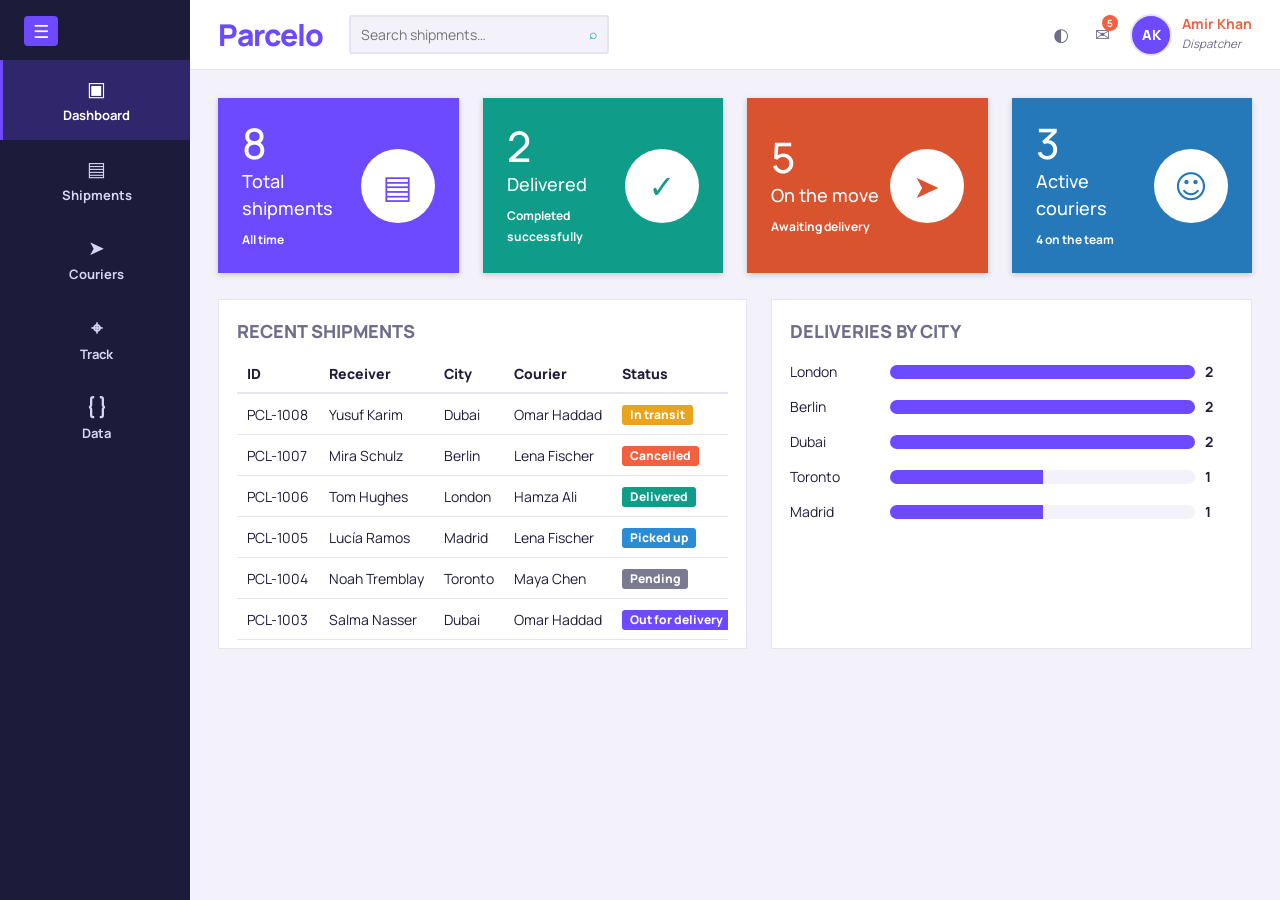
<file: index.html>
<!DOCTYPE html>
<html lang="en">
<head>
<meta charset="utf-8">
<meta name="viewport" content="width=device-width, initial-scale=1, viewport-fit=cover">
<title>Parcelo – Courier management</title>
<link rel="preconnect" href="https://fonts.googleapis.com">
<link href="https://fonts.googleapis.com/css2?family=Manrope:wght@400;500;700;800&display=swap" rel="stylesheet">
<link rel="stylesheet" href="style.css">
</head>
<body>
<div class="app">
<aside id="side"><button class="burger" id="burger" aria-label="Menu">☰</button><nav id="nav"></nav></aside>
<div>
<header>
<button class="ico mb" id="mb" aria-label="Open menu">☰</button>
<span class="logo">Parcelo</span>
<label class="search"><input id="q" placeholder="Search shipments…" aria-label="Search shipments"><span>⌕</span></label>
<span class="sp"></span>
<button class="ico" id="theme" aria-label="Toggle theme">◐</button>
<span class="ico" title="Active shipments">✉<b id="bA">0</b></span>
<div class="me"><div class="av">AK</div><div><strong>Amir Khan</strong><small>Dispatcher</small></div></div>
</header>
<main id="view"></main>
</div>
</div>

<dialog id="dlg">
<h2 style="margin:0 0 6px">New shipment</h2>
<label for="fS">Sender</label><input id="fS">
<label for="fR">Receiver</label><input id="fR">
<label for="fC">Destination city</label><input id="fC">
<label for="fK">Courier</label><select id="fK"></select>
<div style="display:flex;gap:10px;justify-content:flex-end;margin-top:18px">
<button class="btn alt" id="fX">Cancel</button><button class="btn" id="fOk">Create shipment</button></div>
</dialog>
<div class="toast" id="toast"></div>

<script type="application/json" id="seed">
{"couriers":[
{"id":"C1","name":"Hamza Ali","zone":"North","phone":"+44 20 5550 101","active":true},
{"id":"C2","name":"Lena Fischer","zone":"Central","phone":"+49 30 5550 102","active":true},
{"id":"C3","name":"Omar Haddad","zone":"Gulf","phone":"+971 4 555 0103","active":true},
{"id":"C4","name":"Maya Chen","zone":"West","phone":"+1 416 555 0104","active":false}],
"shipments":[
{"id":"PCL-1001","sender":"Northwind Books","receiver":"Ella Moore","city":"London","courier":"C1","status":"Delivered","created":"2026-10-10","history":[["Pending","2026-10-10"],["Picked up","2026-10-10"],["In transit","2026-10-11"],["Delivered","2026-10-12"]]},
{"id":"PCL-1002","sender":"Brightside Tech","receiver":"Jonas Weber","city":"Berlin","courier":"C2","status":"In transit","created":"2026-10-14","history":[["Pending","2026-10-14"],["Picked up","2026-10-15"],["In transit","2026-10-16"]]},
{"id":"PCL-1003","sender":"Desert Rose Co.","receiver":"Salma Nasser","city":"Dubai","courier":"C3","status":"Out for delivery","created":"2026-10-15","history":[["Pending","2026-10-15"],["Picked up","2026-10-15"],["In transit","2026-10-16"],["Out for delivery","2026-10-18"]]},
{"id":"PCL-1004","sender":"Maple Goods","receiver":"Noah Tremblay","city":"Toronto","courier":"C4","status":"Pending","created":"2026-10-17","history":[["Pending","2026-10-17"]]},
{"id":"PCL-1005","sender":"Casa Verde","receiver":"Lucía Ramos","city":"Madrid","courier":"C2","status":"Picked up","created":"2026-10-17","history":[["Pending","2026-10-17"],["Picked up","2026-10-18"]]},
{"id":"PCL-1006","sender":"Northwind Books","receiver":"Tom Hughes","city":"London","courier":"C1","status":"Delivered","created":"2026-10-08","history":[["Pending","2026-10-08"],["Picked up","2026-10-08"],["In transit","2026-10-09"],["Delivered","2026-10-10"]]},
{"id":"PCL-1007","sender":"Brightside Tech","receiver":"Mira Schulz","city":"Berlin","courier":"C2","status":"Cancelled","created":"2026-10-12","history":[["Pending","2026-10-12"],["Cancelled","2026-10-13"]]},
{"id":"PCL-1008","sender":"Desert Rose Co.","receiver":"Yusuf Karim","city":"Dubai","courier":"C3","status":"In transit","created":"2026-10-16","history":[["Pending","2026-10-16"],["Picked up","2026-10-16"],["In transit","2026-10-17"]]}]}
</script>

<script src="app.js"></script>
</body>
</html>
</file>
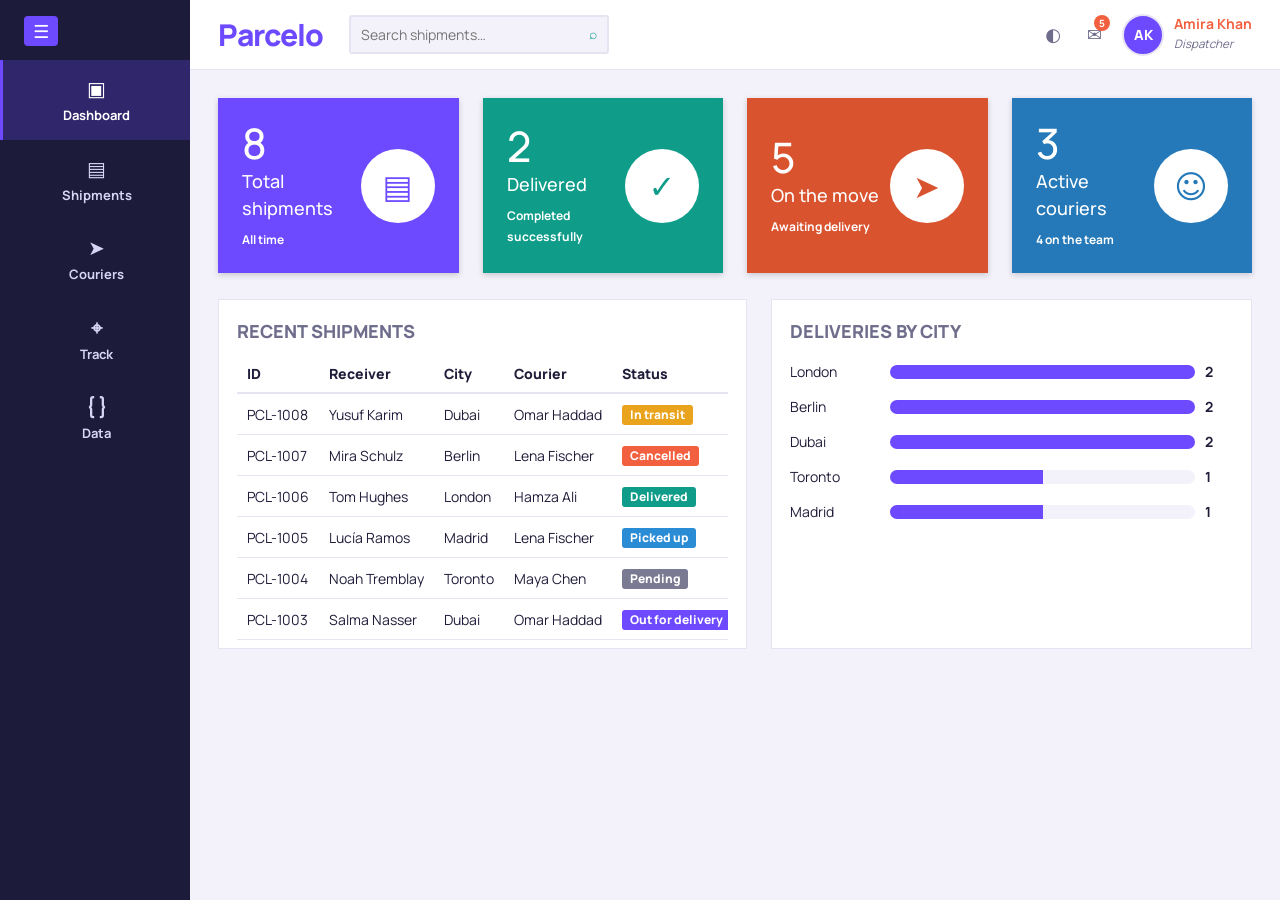
<file: courier-system.html>
<!DOCTYPE html>
<html lang="en">
<head>
<meta charset="utf-8">
<meta name="viewport" content="width=device-width, initial-scale=1, viewport-fit=cover">
<title>Parcelo – Courier management</title>
<link rel="preconnect" href="https://fonts.googleapis.com">
<link href="https://fonts.googleapis.com/css2?family=Manrope:wght@400;500;700;800&display=swap" rel="stylesheet">
<style>
:root{--bg:#f3f2fb;--card:#fff;--text:#1f1d3a;--muted:#6f6d8c;--line:#e6e4f3;--side:#1c1b3a;--violet:#6d4aff;--teal:#0f9d8a;--coral:#f2603f;--amber:#e9a31c;--sky:#2b8cd6;--grey:#7b7a93;
box-sizing:border-box;padding-top:env(safe-area-inset-top,0px);padding-bottom:env(safe-area-inset-bottom,0px);color-scheme:light}
@media (prefers-color-scheme:dark){:root:not([data-theme="light"]){--bg:#13122a;--card:#1e1d3d;--text:#ecebff;--muted:#a3a1c4;--line:#323060;--side:#0c0b1d;color-scheme:dark}}
:root[data-theme="dark"]{--bg:#13122a;--card:#1e1d3d;--text:#ecebff;--muted:#a3a1c4;--line:#323060;--side:#0c0b1d;color-scheme:dark}
html{height:100%;scroll-padding-top:env(safe-area-inset-top,0px)}
*{box-sizing:border-box}
body{margin:0;min-height:100%;background:var(--bg);color:var(--text);font:14px/1.5 Manrope,system-ui,-apple-system,"Segoe UI",sans-serif}
button,input,select,textarea{font:inherit;color:inherit}
.app{display:grid;grid-template-columns:190px 1fr;min-height:100vh}
aside{background:var(--side);color:#fff;padding:16px 0;position:sticky;top:0;height:100vh;overflow:auto}
.burger{display:block;margin:0 0 14px 24px;width:34px;height:30px;border:0;border-radius:4px;background:var(--violet);color:#fff;font-size:18px;cursor:pointer}
nav button{display:flex;flex-direction:column;align-items:center;gap:2px;width:100%;padding:14px 8px;background:none;border:0;border-left:3px solid transparent;color:#d7d5f2;font-weight:700;font-size:13px;cursor:pointer}
nav button i{font-style:normal;font-size:20px}
nav button:hover{background:rgba(255,255,255,.06)}
nav button.on{background:rgba(109,74,255,.25);border-left-color:var(--violet);color:#fff}
nav button:focus-visible,.btn:focus-visible,input:focus-visible,select:focus-visible,textarea:focus-visible{outline:2px solid var(--violet);outline-offset:2px}
header{background:var(--card);border-bottom:1px solid var(--line);display:flex;align-items:center;gap:20px;padding:12px 28px;position:sticky;top:0;z-index:5}
.logo{font-size:30px;font-weight:800;color:var(--violet);letter-spacing:-1px;margin-right:6px}
.search{display:flex;border:2px solid var(--line);border-radius:3px;background:var(--bg);flex:0 1 260px}
.search input{border:0;background:none;padding:7px 10px;width:100%;min-width:0}
.search span{padding:6px 10px;color:var(--teal)}
.sp{flex:1}
.ico{position:relative;font-size:18px;color:var(--muted);background:none;border:0;cursor:pointer}
.ico b{position:absolute;top:-6px;right:-8px;background:var(--coral);color:#fff;border-radius:50%;font-size:10px;width:16px;height:16px;display:grid;place-items:center}
.me{display:flex;align-items:center;gap:10px}
.av{width:42px;height:42px;border-radius:50%;background:var(--violet);color:#fff;display:grid;place-items:center;font-weight:800;border:2px solid var(--line)}
.me strong{color:var(--coral);display:block;line-height:1.2}
.me small{color:var(--muted);font-style:italic}
main{padding:28px;min-width:0}
.stats{display:grid;grid-template-columns:repeat(auto-fit,minmax(200px,1fr));gap:24px;margin-bottom:26px}
.stat{color:#fff;padding:24px;display:flex;justify-content:space-between;align-items:center;box-shadow:0 2px 6px rgba(0,0,0,.18)}
.stat .n{font-size:42px;font-weight:500;line-height:1}
.stat h3{margin:4px 0 6px;font-size:18px;font-weight:500}
.stat small{font-size:12px;font-weight:700}
.stat .c{width:74px;height:74px;border-radius:50%;background:#fff;display:grid;place-items:center;font-size:32px;flex:none}
.grid2{display:grid;grid-template-columns:1.1fr 1fr;gap:24px}
.panel{background:var(--card);border:1px solid var(--line);padding:18px 18px 8px;min-width:0}
.panel h2{margin:0 0 10px;font-size:18px;text-transform:uppercase;color:var(--muted);font-weight:800}
.wrap{overflow-x:auto}
table{width:100%;border-collapse:collapse;white-space:nowrap}
th{text-align:left;padding:8px 10px;border-bottom:2px solid var(--line);font-weight:800}
td{padding:9px 10px;border-bottom:1px solid var(--line)}
.badge{display:inline-block;padding:1px 8px;border-radius:3px;color:#fff;font-size:12px;font-weight:800}
.pill{display:inline-block;min-width:44px;text-align:center;padding:1px 8px;border-radius:10px;background:var(--grey);color:#fff;font-size:12px;font-weight:800}
.s-Pending{background:var(--grey)}.s-Picked-up{background:var(--sky)}.s-In-transit{background:var(--amber)}.s-Out-for-delivery{background:var(--violet)}.s-Delivered{background:var(--teal)}.s-Cancelled{background:var(--coral)}
.bar{display:grid;grid-template-columns:90px 1fr 28px;gap:10px;align-items:center;margin:0 0 14px}
.bar div{height:14px;background:var(--bg);border-radius:7px;overflow:hidden}
.bar i{display:block;height:100%;background:var(--violet)}
.tools{display:flex;gap:10px;flex-wrap:wrap;margin-bottom:16px}
.btn{border:0;border-radius:3px;padding:8px 14px;background:var(--violet);color:#fff;font-weight:700;cursor:pointer}
.btn.alt{background:var(--card);color:var(--text);border:1px solid var(--line)}
.btn.del{background:none;color:var(--coral);padding:2px 8px}
input,select,textarea{background:var(--bg);border:1px solid var(--line);border-radius:3px;padding:8px 10px}
td select{padding:3px 6px}
.cour{display:grid;grid-template-columns:repeat(auto-fill,minmax(230px,1fr));gap:20px}
.cc{background:var(--card);border:1px solid var(--line);padding:18px;border-top:4px solid var(--teal)}
.cc.off{border-top-color:var(--grey);opacity:.75}
.cc h3{margin:0}.cc p{margin:2px 0 10px;color:var(--muted)}
.tl{list-style:none;margin:16px 0 10px;padding:0 0 0 18px;border-left:3px solid var(--line)}
.tl li{position:relative;padding:0 0 16px 14px}
.tl li:before{content:"";position:absolute;left:-26px;top:4px;width:11px;height:11px;border-radius:50%;background:var(--violet)}
.tl small{color:var(--muted);display:block}
dialog{border:0;border-radius:4px;padding:22px;width:min(420px,92vw);background:var(--card);color:var(--text)}
dialog::backdrop{background:rgba(10,9,30,.55)}
dialog label{display:block;font-weight:700;margin:10px 0 3px}
dialog input,dialog select{width:100%}
textarea{width:100%;height:300px;font:12px/1.4 ui-monospace,Menlo,monospace}
.empty{padding:26px;text-align:center;color:var(--muted)}
.toast{position:fixed;bottom:calc(20px + env(safe-area-inset-bottom,0px));left:50%;transform:translateX(-50%);background:var(--side);color:#fff;padding:9px 18px;border-radius:4px;opacity:0;transition:opacity .2s;pointer-events:none;z-index:20}
.toast.show{opacity:1}
@media (max-width:860px){
.app{grid-template-columns:1fr}
aside{position:fixed;left:0;top:0;width:190px;z-index:30;transform:translateX(-100%);transition:transform .2s;padding-top:calc(16px + env(safe-area-inset-top,0px))}
aside.open{transform:none}
.grid2{grid-template-columns:1fr}
header{padding:10px 14px;gap:12px}.search{flex:1}.me div,.logo{display:none}
main{padding:16px}
}
@media (min-width:861px){.mb{display:none}}
@media (prefers-reduced-motion:reduce){*{transition:none!important}}
</style>
</head>
<body>
<div class="app">
<aside id="side"><button class="burger" id="burger" aria-label="Menu">☰</button><nav id="nav"></nav></aside>
<div>
<header>
<button class="ico mb" id="mb" aria-label="Open menu">☰</button>
<span class="logo">Parcelo</span>
<label class="search"><input id="q" placeholder="Search shipments…" aria-label="Search shipments"><span>⌕</span></label>
<span class="sp"></span>
<button class="ico" id="theme" aria-label="Toggle theme">◐</button>
<span class="ico" title="Active shipments">✉<b id="bA">0</b></span>
<div class="me"><div class="av">AK</div><div><strong>Amira Khan</strong><small>Dispatcher</small></div></div>
</header>
<main id="view"></main>
</div>
</div>

<dialog id="dlg">
<h2 style="margin:0 0 6px">New shipment</h2>
<label for="fS">Sender</label><input id="fS">
<label for="fR">Receiver</label><input id="fR">
<label for="fC">Destination city</label><input id="fC">
<label for="fK">Courier</label><select id="fK"></select>
<div style="display:flex;gap:10px;justify-content:flex-end;margin-top:18px">
<button class="btn alt" id="fX">Cancel</button><button class="btn" id="fOk">Create shipment</button></div>
</dialog>
<div class="toast" id="toast"></div>

<script type="application/json" id="seed">
{"couriers":[
{"id":"C1","name":"Hamza Ali","zone":"North","phone":"+44 20 5550 101","active":true},
{"id":"C2","name":"Lena Fischer","zone":"Central","phone":"+49 30 5550 102","active":true},
{"id":"C3","name":"Omar Haddad","zone":"Gulf","phone":"+971 4 555 0103","active":true},
{"id":"C4","name":"Maya Chen","zone":"West","phone":"+1 416 555 0104","active":false}],
"shipments":[
{"id":"PCL-1001","sender":"Northwind Books","receiver":"Ella Moore","city":"London","courier":"C1","status":"Delivered","created":"2026-10-10","history":[["Pending","2026-10-10"],["Picked up","2026-10-10"],["In transit","2026-10-11"],["Delivered","2026-10-12"]]},
{"id":"PCL-1002","sender":"Brightside Tech","receiver":"Jonas Weber","city":"Berlin","courier":"C2","status":"In transit","created":"2026-10-14","history":[["Pending","2026-10-14"],["Picked up","2026-10-15"],["In transit","2026-10-16"]]},
{"id":"PCL-1003","sender":"Desert Rose Co.","receiver":"Salma Nasser","city":"Dubai","courier":"C3","status":"Out for delivery","created":"2026-10-15","history":[["Pending","2026-10-15"],["Picked up","2026-10-15"],["In transit","2026-10-16"],["Out for delivery","2026-10-18"]]},
{"id":"PCL-1004","sender":"Maple Goods","receiver":"Noah Tremblay","city":"Toronto","courier":"C4","status":"Pending","created":"2026-10-17","history":[["Pending","2026-10-17"]]},
{"id":"PCL-1005","sender":"Casa Verde","receiver":"Lucía Ramos","city":"Madrid","courier":"C2","status":"Picked up","created":"2026-10-17","history":[["Pending","2026-10-17"],["Picked up","2026-10-18"]]},
{"id":"PCL-1006","sender":"Northwind Books","receiver":"Tom Hughes","city":"London","courier":"C1","status":"Delivered","created":"2026-10-08","history":[["Pending","2026-10-08"],["Picked up","2026-10-08"],["In transit","2026-10-09"],["Delivered","2026-10-10"]]},
{"id":"PCL-1007","sender":"Brightside Tech","receiver":"Mira Schulz","city":"Berlin","courier":"C2","status":"Cancelled","created":"2026-10-12","history":[["Pending","2026-10-12"],["Cancelled","2026-10-13"]]},
{"id":"PCL-1008","sender":"Desert Rose Co.","receiver":"Yusuf Karim","city":"Dubai","courier":"C3","status":"In transit","created":"2026-10-16","history":[["Pending","2026-10-16"],["Picked up","2026-10-16"],["In transit","2026-10-17"]]}]}
</script>

<script>
const ST={"Pending":10,"Picked up":35,"In transit":65,"Out for delivery":85,"Delivered":100,"Cancelled":0};
const NAV=[["dash","▣","Dashboard"],["ship","▤","Shipments"],["cour","➤","Couriers"],["track","⌖","Track"],["data","{ }","Data"]];
const $=s=>document.querySelector(s);
const esc=s=>String(s).replace(/[&<>"]/g,c=>({"&":"&amp;","<":"&lt;",">":"&gt;",'"':"&quot;"}[c]));
const cls=s=>"s-"+s.replace(/ /g,"-");
const today=()=>new Date().toISOString().slice(0,10);
let db,view="dash",filter="All",trackId="";
try{db=JSON.parse(localStorage.getItem("parcelo-db"))}catch(e){}
if(!db||!db.shipments||!db.couriers)db=JSON.parse($("#seed").textContent);
const save=()=>{try{localStorage.setItem("parcelo-db",JSON.stringify(db))}catch(e){}};
const cname=id=>(db.couriers.find(c=>c.id===id)||{name:"Unassigned"}).name;
const badge=s=>`<span class="badge ${cls(s)}">${s}</span>`;
const pill=s=>`<span class="pill">${ST[s]}%</span>`;
function toast(m){const t=$("#toast");t.textContent=m;t.classList.add("show");clearTimeout(toast.t);toast.t=setTimeout(()=>t.classList.remove("show"),2000)}
function nav(){$("#nav").innerHTML=NAV.map(n=>`<button data-v="${n[0]}" class="${view===n[0]?"on":""}"><i>${n[1]}</i>${n[2]}</button>`).join("")}
function go(v){view=v;$("#side").classList.remove("open");render()}
function rows(list,full){
 if(!list.length)return `<div class="empty">No shipments match. Clear the search or create a new shipment.</div>`;
 return `<div class="wrap"><table><tr><th>ID</th><th>Receiver</th><th>City</th><th>Courier</th><th>Status</th>${full?"<th>Update</th>":"<th>Progress</th>"}</tr>`+
 list.map(s=>`<tr><td>${s.id}</td><td>${esc(s.receiver)}</td><td>${esc(s.city)}</td><td>${esc(cname(s.courier))}</td><td>${badge(s.status)}</td>`+
 (full?`<td><select data-id="${s.id}" class="st" aria-label="Status of ${s.id}">${Object.keys(ST).map(k=>`<option${k===s.status?" selected":""}>${k}</option>`).join("")}</select> <button class="btn del" data-del="${s.id}" aria-label="Delete ${s.id}">✕</button></td>`:`<td>${pill(s.status)}</td>`)+`</tr>`).join("")+`</table></div>`}
function dash(){
 const S=db.shipments,n=f=>S.filter(f).length;
 const act=n(s=>!["Delivered","Cancelled"].includes(s.status));
 const cities={};S.forEach(s=>cities[s.city]=(cities[s.city]||0)+1);
 const max=Math.max(1,...Object.values(cities));
 const card=(c,num,t,sub,ic)=>`<div class="stat" style="background:${c}"><div><div class="n">${num}</div><h3>${t}</h3><small>${sub}</small></div><div class="c" style="color:${c}">${ic}</div></div>`;
 return `<div class="stats">
 ${card("var(--violet)",S.length,"Total shipments","All time","▤")}
 ${card("var(--teal)",n(s=>s.status==="Delivered"),"Delivered","Completed successfully","✓")}
 ${card("#d9532f",act,"On the move","Awaiting delivery","➤")}
 ${card("#2579b8",db.couriers.filter(c=>c.active).length,"Active couriers",`${db.couriers.length} on the team`,"☺")}</div>
 <div class="grid2"><div class="panel"><h2>Recent shipments</h2>${rows(S.slice().sort((a,b)=>b.id.localeCompare(a.id)).slice(0,6),false)}</div>
 <div class="panel"><h2>Deliveries by city</h2><div style="padding-top:6px">${Object.entries(cities).sort((a,b)=>b[1]-a[1]).map(([c,v])=>`<div class="bar"><span>${esc(c)}</span><div><i style="width:${v/max*100}%"></i></div><b>${v}</b></div>`).join("")}</div></div></div>`}
function ship(){
 const q=$("#q").value.trim().toLowerCase();
 const list=db.shipments.filter(s=>(filter==="All"||s.status===filter)&&(!q||[s.id,s.sender,s.receiver,s.city].join(" ").toLowerCase().includes(q)));
 return `<div class="tools"><button class="btn" id="add">+ New shipment</button><select id="flt" aria-label="Filter by status">${["All",...Object.keys(ST)].map(k=>`<option${k===filter?" selected":""}>${k}</option>`).join("")}</select></div><div class="panel"><h2>Shipments (${list.length})</h2>${rows(list,true)}</div>`}
function cour(){
 return `<div class="cour">`+db.couriers.map(c=>{const m=db.shipments.filter(s=>s.courier===c.id),a=m.filter(s=>!["Delivered","Cancelled"].includes(s.status)).length;
 return `<div class="cc ${c.active?"":"off"}"><h3>${esc(c.name)}</h3><p>${esc(c.zone)} zone · ${esc(c.phone)}</p><p><b>${a}</b> active · <b>${m.length}</b> total</p><button class="btn alt" data-tg="${c.id}">${c.active?"Set off duty":"Set on duty"}</button></div>`}).join("")+`</div>`}
function track(){
 const s=db.shipments.find(x=>x.id.toLowerCase()===trackId.toLowerCase());
 let out=`<div class="panel" style="max-width:640px"><h2>Track a shipment</h2><div class="tools"><input id="tid" placeholder="e.g. PCL-1002" value="${esc(trackId)}" aria-label="Shipment ID"><button class="btn" id="go">Track shipment</button></div>`;
 if(trackId&&!s)out+=`<div class="empty">No shipment found with ID “${esc(trackId)}”. Check the ID and try again.</div>`;
 if(s)out+=`<h3 style="margin:6px 0">${s.id} ${badge(s.status)}</h3><p style="color:var(--muted);margin:0">${esc(s.sender)} → ${esc(s.receiver)}, ${esc(s.city)} · Courier: ${esc(cname(s.courier))}</p><ul class="tl">${s.history.slice().reverse().map(h=>`<li><b>${h[0]}</b><small>${h[1]}</small></li>`).join("")}</ul>`;
 return out+`</div>`}
function data(){
 return `<div class="panel" style="padding-bottom:18px"><h2>Data (JSON)</h2><p style="color:var(--muted)">Your shipments and couriers are stored as JSON in this browser. Copy it to back up, or paste JSON and apply it to restore.</p><textarea id="js" spellcheck="false">${esc(JSON.stringify(db,null,1))}</textarea><div class="tools" style="margin:12px 0 0"><button class="btn" id="cp">Copy JSON</button><button class="btn alt" id="ap">Apply JSON</button><button class="btn alt" id="rs">Reset to sample data</button></div></div>`}
function render(){
 nav();$("#view").innerHTML={dash,ship,cour,track,data}[view]();
 $("#bA").textContent=db.shipments.filter(s=>!["Delivered","Cancelled"].includes(s.status)).length}
function setStatus(id,st){const s=db.shipments.find(x=>x.id===id);s.status=st;s.history.push([st,today()]);save();render();toast(id+" updated to "+st)}

$("#nav").onclick=e=>{const b=e.target.closest("button");if(b)go(b.dataset.v)};
$("#burger").onclick=$("#mb").onclick=()=>$("#side").classList.toggle("open");
$("#q").oninput=()=>{if(view!=="ship"){view="ship"}render();const i=$("#q");}
$("#theme").onclick=()=>{const r=document.documentElement,d=r.dataset.theme?r.dataset.theme==="dark":matchMedia("(prefers-color-scheme:dark)").matches;r.dataset.theme=d?"light":"dark"};
$("#view").onclick=e=>{
 const t=e.target;
 if(t.id==="add"){$("#fK").innerHTML=db.couriers.filter(c=>c.active).map(c=>`<option value="${c.id}">${esc(c.name)}</option>`).join("");["fS","fR","fC"].forEach(i=>$("#"+i).value="");$("#dlg").showModal()}
 if(t.dataset.del&&confirm("Delete "+t.dataset.del+"?")){db.shipments=db.shipments.filter(s=>s.id!==t.dataset.del);save();render();toast("Shipment deleted")}
 if(t.dataset.tg){const c=db.couriers.find(x=>x.id===t.dataset.tg);c.active=!c.active;save();render()}
 if(t.id==="go"){trackId=$("#tid").value.trim();render()}
 if(t.id==="cp"){const x=$("#js");x.select();try{navigator.clipboard.writeText(x.value);toast("JSON copied")}catch(_){document.execCommand&&document.execCommand("copy");toast("JSON copied")}}
 if(t.id==="ap"){try{const o=JSON.parse($("#js").value);if(!Array.isArray(o.shipments)||!Array.isArray(o.couriers))throw 0;db=o;save();render();toast("JSON applied")}catch(_){toast("Invalid JSON: needs shipments and couriers arrays")}}
 if(t.id==="rs"){db=JSON.parse($("#seed").textContent);save();render();toast("Sample data restored")}
};
$("#view").onchange=e=>{if(e.target.id==="flt"){filter=e.target.value;render()}if(e.target.classList.contains("st"))setStatus(e.target.dataset.id,e.target.value)};
$("#view").onkeydown=e=>{if(e.key==="Enter"&&e.target.id==="tid"){trackId=e.target.value.trim();render()}};
$("#fX").onclick=()=>$("#dlg").close();
$("#fOk").onclick=()=>{
 const v=i=>$("#"+i).value.trim();
 if(!v("fS")||!v("fR")||!v("fC")){toast("Fill in sender, receiver and city");return}
 const next=Math.max(1000,...db.shipments.map(s=>+s.id.split("-")[1]))+1,id="PCL-"+next;
 db.shipments.push({id,sender:v("fS"),receiver:v("fR"),city:v("fC"),courier:$("#fK").value,status:"Pending",created:today(),history:[["Pending",today()]]});
 save();$("#dlg").close();view="ship";filter="All";$("#q").value="";render();toast(id+" created")};
render();
</script>
</body>
</html>
</file>
<file: style.css>
:root{--bg:#f3f2fb;--card:#fff;--text:#1f1d3a;--muted:#6f6d8c;--line:#e6e4f3;--side:#1c1b3a;--violet:#6d4aff;--teal:#0f9d8a;--coral:#f2603f;--amber:#e9a31c;--sky:#2b8cd6;--grey:#7b7a93;
box-sizing:border-box;padding-top:env(safe-area-inset-top,0px);padding-bottom:env(safe-area-inset-bottom,0px);color-scheme:light}
@media (prefers-color-scheme:dark){:root:not([data-theme="light"]){--bg:#13122a;--card:#1e1d3d;--text:#ecebff;--muted:#a3a1c4;--line:#323060;--side:#0c0b1d;color-scheme:dark}}
:root[data-theme="dark"]{--bg:#13122a;--card:#1e1d3d;--text:#ecebff;--muted:#a3a1c4;--line:#323060;--side:#0c0b1d;color-scheme:dark}
html{height:100%;scroll-padding-top:env(safe-area-inset-top,0px)}
*{box-sizing:border-box}
body{margin:0;min-height:100%;background:var(--bg);color:var(--text);font:14px/1.5 Manrope,system-ui,-apple-system,"Segoe UI",sans-serif}
button,input,select,textarea{font:inherit;color:inherit}
.app{display:grid;grid-template-columns:190px 1fr;min-height:100vh}
aside{background:var(--side);color:#fff;padding:16px 0;position:sticky;top:0;height:100vh;overflow:auto}
.burger{display:block;margin:0 0 14px 24px;width:34px;height:30px;border:0;border-radius:4px;background:var(--violet);color:#fff;font-size:18px;cursor:pointer}
nav button{display:flex;flex-direction:column;align-items:center;gap:2px;width:100%;padding:14px 8px;background:none;border:0;border-left:3px solid transparent;color:#d7d5f2;font-weight:700;font-size:13px;cursor:pointer}
nav button i{font-style:normal;font-size:20px}
nav button:hover{background:rgba(255,255,255,.06)}
nav button.on{background:rgba(109,74,255,.25);border-left-color:var(--violet);color:#fff}
nav button:focus-visible,.btn:focus-visible,input:focus-visible,select:focus-visible,textarea:focus-visible{outline:2px solid var(--violet);outline-offset:2px}
header{background:var(--card);border-bottom:1px solid var(--line);display:flex;align-items:center;gap:20px;padding:12px 28px;position:sticky;top:0;z-index:5}
.logo{font-size:30px;font-weight:800;color:var(--violet);letter-spacing:-1px;margin-right:6px}
.search{display:flex;border:2px solid var(--line);border-radius:3px;background:var(--bg);flex:0 1 260px}
.search input{border:0;background:none;padding:7px 10px;width:100%;min-width:0}
.search span{padding:6px 10px;color:var(--teal)}
.sp{flex:1}
.ico{position:relative;font-size:18px;color:var(--muted);background:none;border:0;cursor:pointer}
.ico b{position:absolute;top:-6px;right:-8px;background:var(--coral);color:#fff;border-radius:50%;font-size:10px;width:16px;height:16px;display:grid;place-items:center}
.me{display:flex;align-items:center;gap:10px}
.av{width:42px;height:42px;border-radius:50%;background:var(--violet);color:#fff;display:grid;place-items:center;font-weight:800;border:2px solid var(--line)}
.me strong{color:var(--coral);display:block;line-height:1.2}
.me small{color:var(--muted);font-style:italic}
main{padding:28px;min-width:0}
.stats{display:grid;grid-template-columns:repeat(auto-fit,minmax(200px,1fr));gap:24px;margin-bottom:26px}
.stat{color:#fff;padding:24px;display:flex;justify-content:space-between;align-items:center;box-shadow:0 2px 6px rgba(0,0,0,.18)}
.stat .n{font-size:42px;font-weight:500;line-height:1}
.stat h3{margin:4px 0 6px;font-size:18px;font-weight:500}
.stat small{font-size:12px;font-weight:700}
.stat .c{width:74px;height:74px;border-radius:50%;background:#fff;display:grid;place-items:center;font-size:32px;flex:none}
.grid2{display:grid;grid-template-columns:1.1fr 1fr;gap:24px}
.panel{background:var(--card);border:1px solid var(--line);padding:18px 18px 8px;min-width:0}
.panel h2{margin:0 0 10px;font-size:18px;text-transform:uppercase;color:var(--muted);font-weight:800}
.wrap{overflow-x:auto}
table{width:100%;border-collapse:collapse;white-space:nowrap}
th{text-align:left;padding:8px 10px;border-bottom:2px solid var(--line);font-weight:800}
td{padding:9px 10px;border-bottom:1px solid var(--line)}
.badge{display:inline-block;padding:1px 8px;border-radius:3px;color:#fff;font-size:12px;font-weight:800}
.pill{display:inline-block;min-width:44px;text-align:center;padding:1px 8px;border-radius:10px;background:var(--grey);color:#fff;font-size:12px;font-weight:800}
.s-Pending{background:var(--grey)}.s-Picked-up{background:var(--sky)}.s-In-transit{background:var(--amber)}.s-Out-for-delivery{background:var(--violet)}.s-Delivered{background:var(--teal)}.s-Cancelled{background:var(--coral)}
.bar{display:grid;grid-template-columns:90px 1fr 28px;gap:10px;align-items:center;margin:0 0 14px}
.bar div{height:14px;background:var(--bg);border-radius:7px;overflow:hidden}
.bar i{display:block;height:100%;background:var(--violet)}
.tools{display:flex;gap:10px;flex-wrap:wrap;margin-bottom:16px}
.btn{border:0;border-radius:3px;padding:8px 14px;background:var(--violet);color:#fff;font-weight:700;cursor:pointer}
.btn.alt{background:var(--card);color:var(--text);border:1px solid var(--line)}
.btn.del{background:none;color:var(--coral);padding:2px 8px}
input,select,textarea{background:var(--bg);border:1px solid var(--line);border-radius:3px;padding:8px 10px}
td select{padding:3px 6px}
.cour{display:grid;grid-template-columns:repeat(auto-fill,minmax(230px,1fr));gap:20px}
.cc{background:var(--card);border:1px solid var(--line);padding:18px;border-top:4px solid var(--teal)}
.cc.off{border-top-color:var(--grey);opacity:.75}
.cc h3{margin:0}.cc p{margin:2px 0 10px;color:var(--muted)}
.tl{list-style:none;margin:16px 0 10px;padding:0 0 0 18px;border-left:3px solid var(--line)}
.tl li{position:relative;padding:0 0 16px 14px}
.tl li:before{content:"";position:absolute;left:-26px;top:4px;width:11px;height:11px;border-radius:50%;background:var(--violet)}
.tl small{color:var(--muted);display:block}
dialog{border:0;border-radius:4px;padding:22px;width:min(420px,92vw);background:var(--card);color:var(--text)}
dialog::backdrop{background:rgba(10,9,30,.55)}
dialog label{display:block;font-weight:700;margin:10px 0 3px}
dialog input,dialog select{width:100%}
textarea{width:100%;height:300px;font:12px/1.4 ui-monospace,Menlo,monospace}
.empty{padding:26px;text-align:center;color:var(--muted)}
.toast{position:fixed;bottom:calc(20px + env(safe-area-inset-bottom,0px));left:50%;transform:translateX(-50%);background:var(--side);color:#fff;padding:9px 18px;border-radius:4px;opacity:0;transition:opacity .2s;pointer-events:none;z-index:20}
.toast.show{opacity:1}
@media (max-width:860px){
.app{grid-template-columns:1fr}
aside{position:fixed;left:0;top:0;width:190px;z-index:30;transform:translateX(-100%);transition:transform .2s;padding-top:calc(16px + env(safe-area-inset-top,0px))}
aside.open{transform:none}
.grid2{grid-template-columns:1fr}
header{padding:10px 14px;gap:12px}.search{flex:1}.me div,.logo{display:none}
main{padding:16px}
}
@media (min-width:861px){.mb{display:none}}
@media (prefers-reduced-motion:reduce){*{transition:none!important}}
</file>
